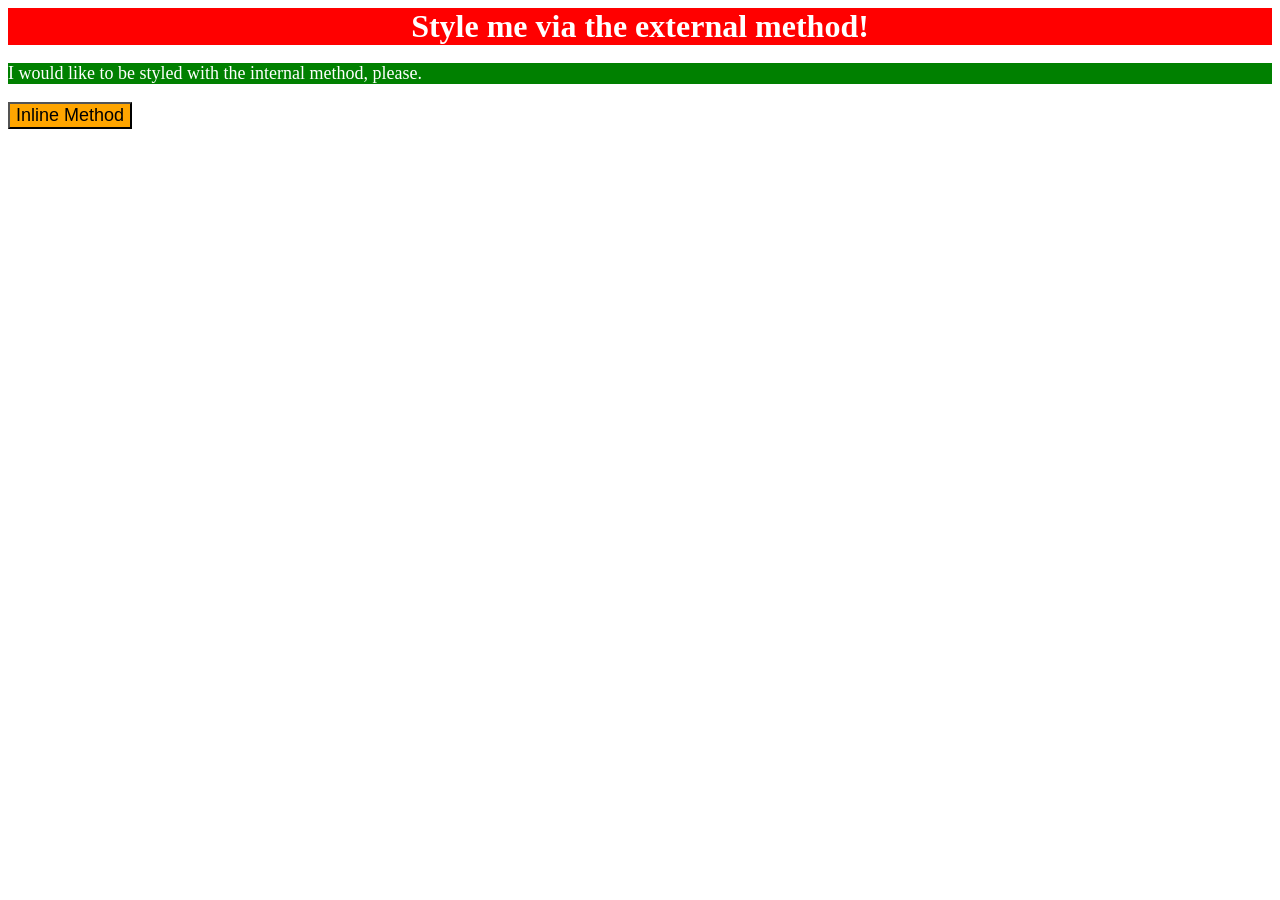
<file: 01-css-methods/index.html>
<!DOCTYPE html>
<html lang="en">
<head>
    <meta charset="UTF-8">
    <meta name="viewport" content="width=device-width, initial-scale=1.0">
    <title>Document</title>
    <link rel="stylesheet" href="style.css"
</head>
<body>
    <div>Style me via the external method!</div>
    <style>
        p {
            background-color: green;
            color: white;
            font-size: 18px;
        }
    </style>
    <p>I would like to be styled with the internal method, please.</p>
    <button style="background-color: orange; font-size: 18px;">Inline Method</button>
</body>
</html>
</file>
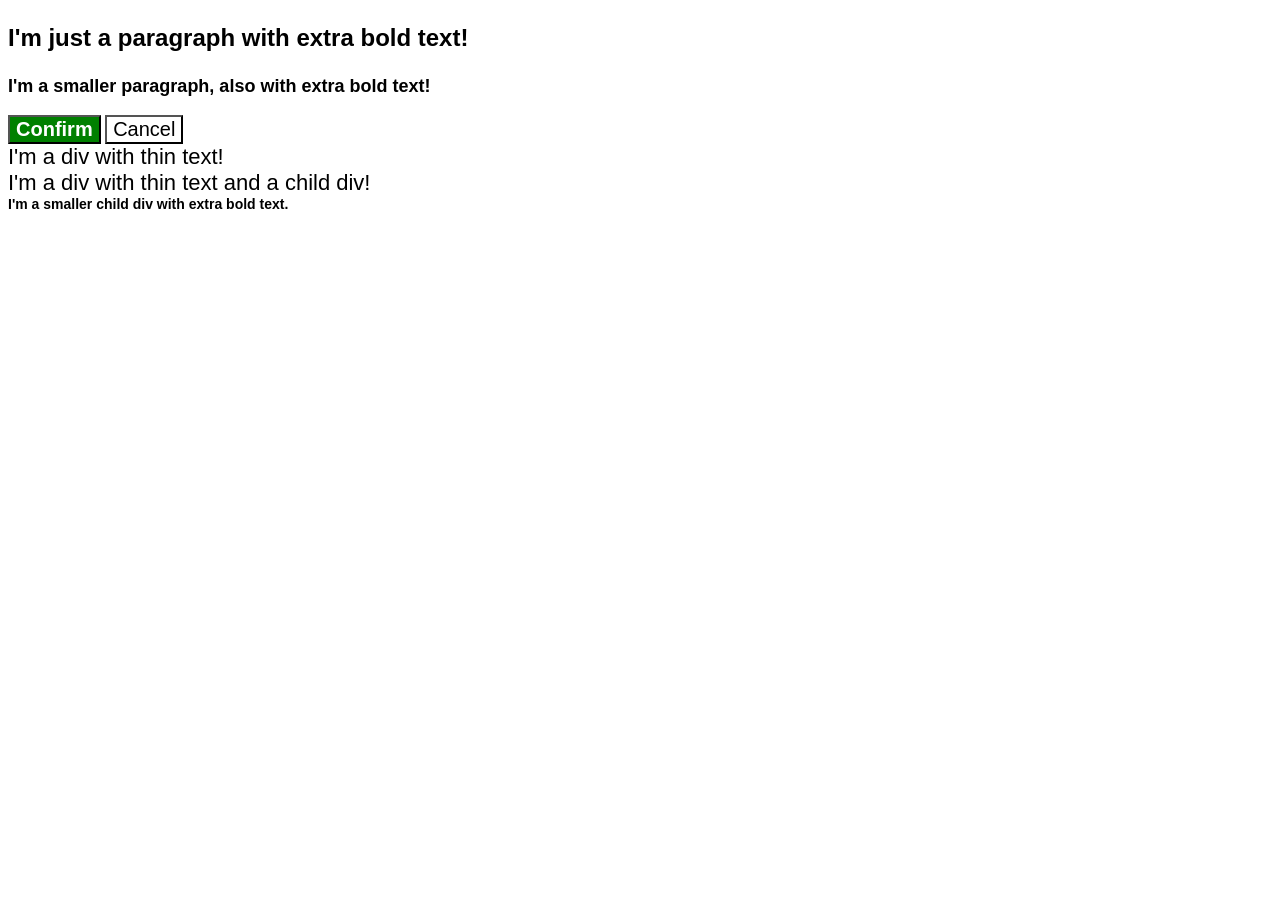
<file: css_practice/01-casecade-fix/index.html>
<!DOCTYPE html>
<html lang="en">
  <head>
    <meta charset="UTF-8">
    <meta http-equiv="X-UA-Compatible" content="IE=edge">
    <meta name="viewport" content="width=device-width, initial-scale=1.0">
    <title>Fix the Cascade</title>
    <link rel="stylesheet" href="style.css">
  </head>
  <body>
    <p class="para">I'm just a paragraph with extra bold text!</p>
    <p class="para small-para">I'm a smaller paragraph, also with extra bold text!</p>

    <button id="confirm-button" class="button confirm">Confirm</button>
    <button id="cancel-button" class="button cancel">Cancel</button>

    <div class="text">I'm a div with thin text!</div>
    <div class="text">I'm a div with thin text and a child div!
      <div class="text child">I'm a smaller child div with extra bold text.</div>
    </div>
  </body>
</html>
</file>
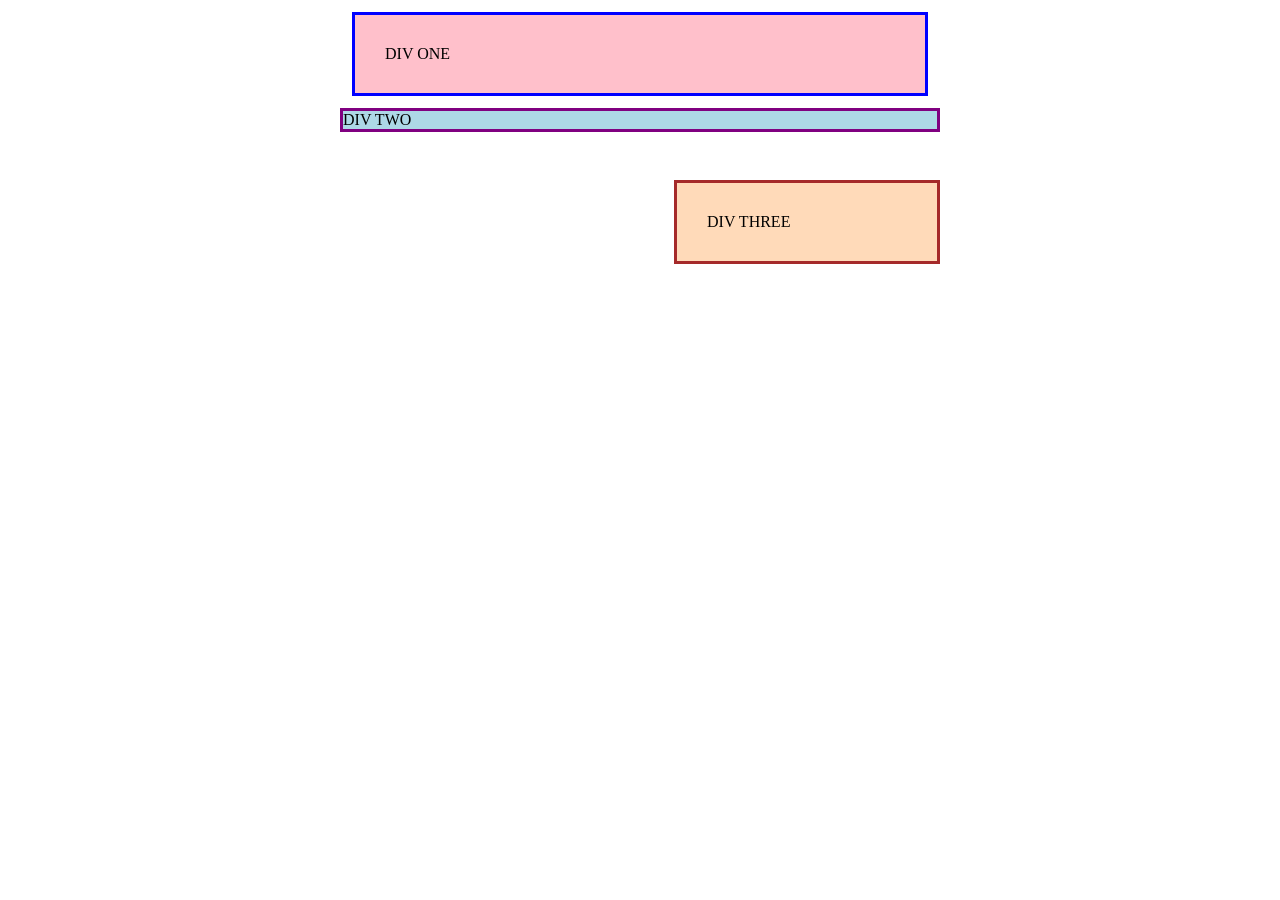
<file: css_practice/01-margin-and-padding-1/index.html>
<!DOCTYPE html>
<html lang="en">
  <head>
    <meta charset="UTF-8">
    <meta http-equiv="X-UA-Compatible" content="IE=edge">
    <meta name="viewport" content="width=device-width, initial-scale=1.0">
    <title>Margin and Padding exercise</title>
    <link rel="stylesheet" href="style.css">
  </head>
  <body>
    <div class="one">
      DIV ONE
    </div>
    <div class="two">
      DIV TWO
    </div>
    <div class="three">
      DIV THREE
    </div>
  </body>
</html>
</file>
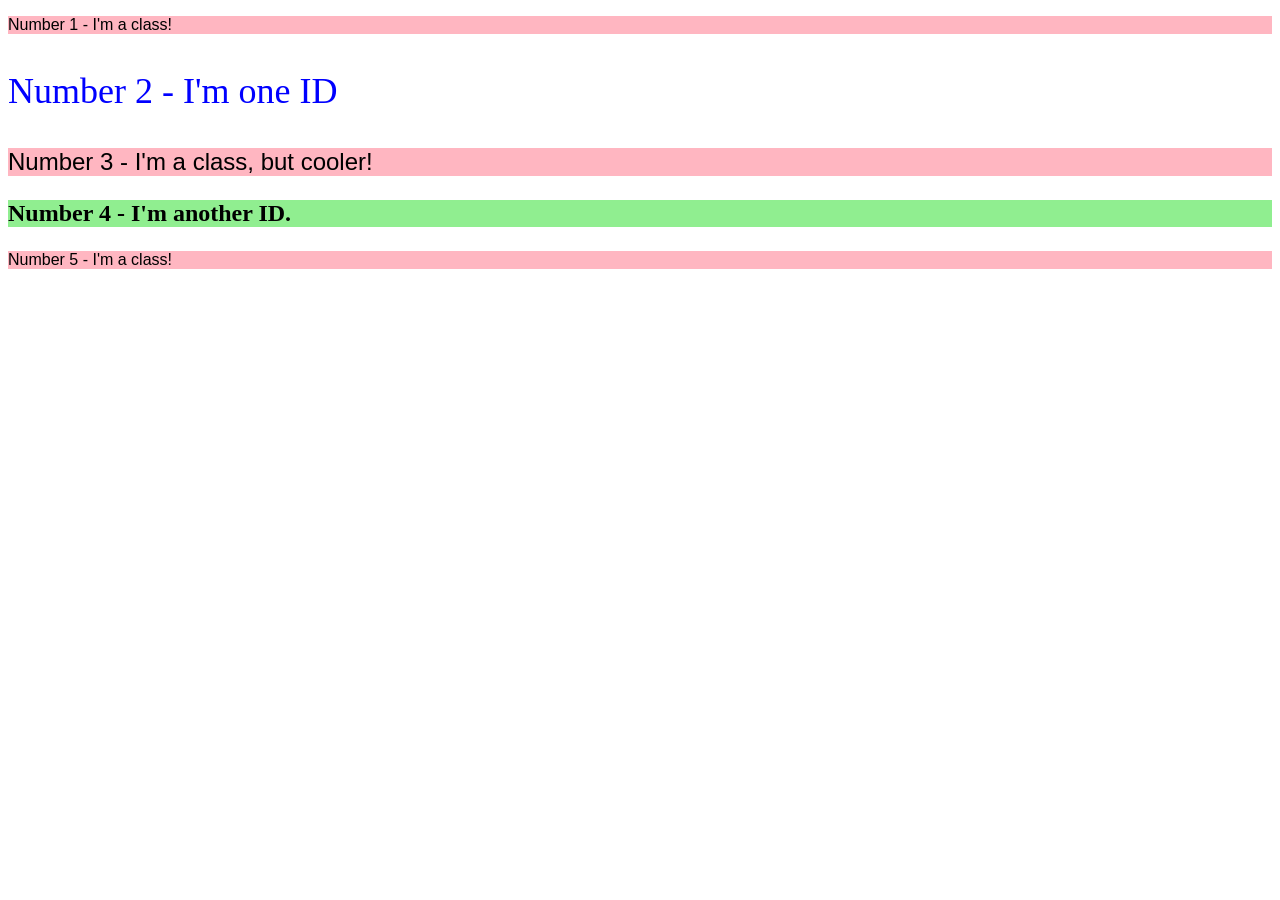
<file: css_practice/02-class-id-selectors/index.html>
<!DOCTYPE html>
<html lang="en">
<head>
    <meta charset="UTF-8">
    <meta name="viewport" content="width=device-width, initial-scale=1.0">
    <title>Document</title>
    <link rel="stylesheet" href="style.css">
</head>
<body>
    <p class="odd">Number 1 - I'm a class!</p>
    <p class="even" id="number2">Number 2 - I'm one ID</p>
    <p class="odd" id="cooler">Number 3 - I'm a class, but cooler!</p>
    <p class="even" id="number4">Number 4 - I'm another ID.</p>
    <p class="odd">Number 5 - I'm a class!</p>
</body>
</html>
</file>
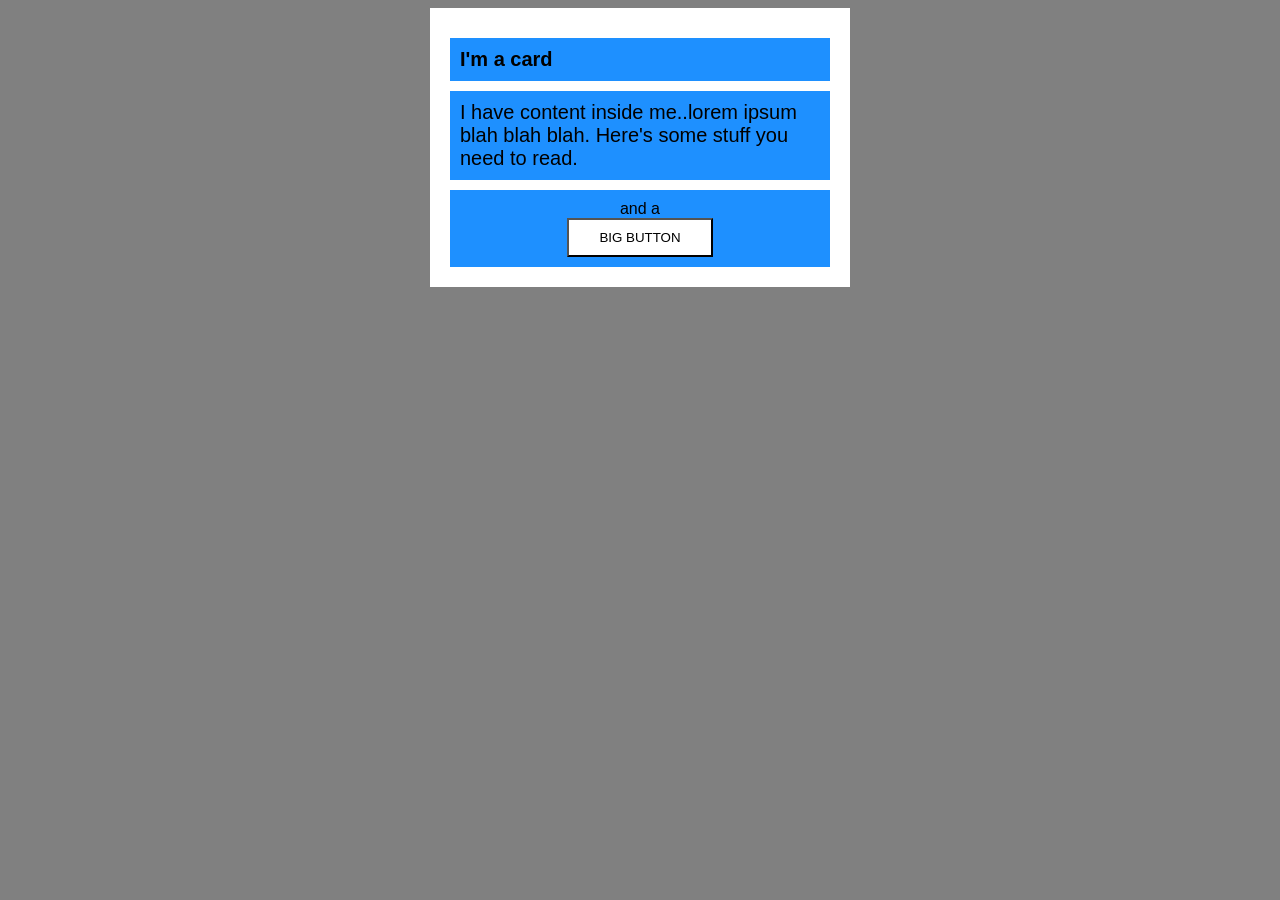
<file: css_practice/02-margin-and-padding-2/index.html>
<!DOCTYPE html>
<html lang="en">
  <head>
    <meta charset="UTF-8">
    <meta http-equiv="X-UA-Compatible" content="IE=edge">
    <meta name="viewport" content="width=device-width, initial-scale=1.0">
    <title>Margin and Padding exercise 2</title>
    <link rel="stylesheet" href="style.css">
  </head>
  <body>
    <div class="card">
      <h1 class="title">I'm a card</h1>
      <div class="content">I have content inside me..lorem ipsum blah blah blah. Here's some stuff you need to read.</div>
      <div class="button-container">and a <button>BIG BUTTON</button></div>
    </div>
  </body>
</html>
</file>
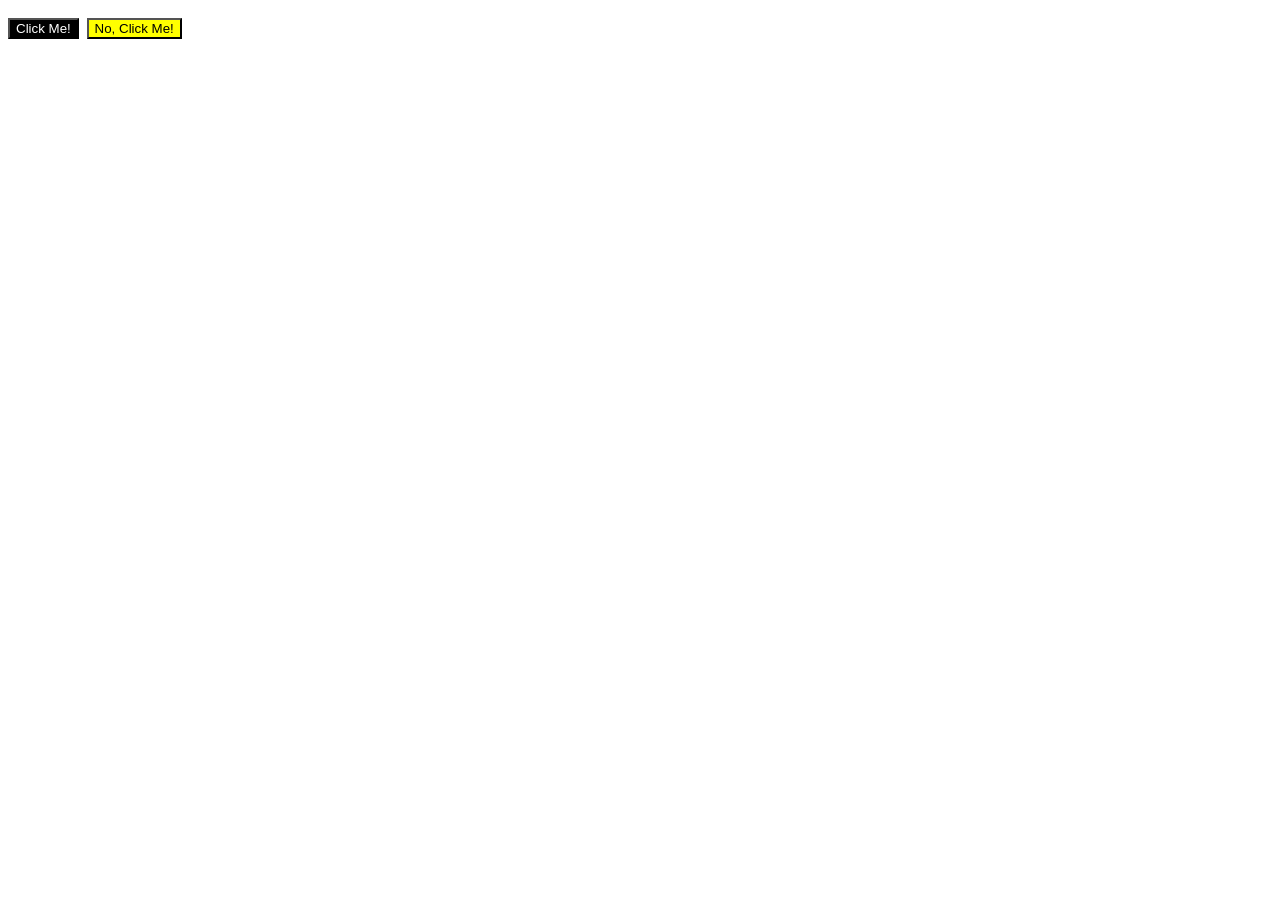
<file: css_practice/03-grouping-selectors/index.html>
<!DOCTYPE html>
<html lang="en">

<head>
    <meta charset="UTF-8">
    <meta name="viewport" content="width=device-width, initial-scale=1.0">
    <title>Document</title>
    <link rel="stylesheet" href="style.css">
</head>

<body>
    <div class="all_button">
        <button class="first_btn">Click Me!</button>
        <button class="second_btn">No, Click Me!</button>
    </div>
</body>

</html>
</file>
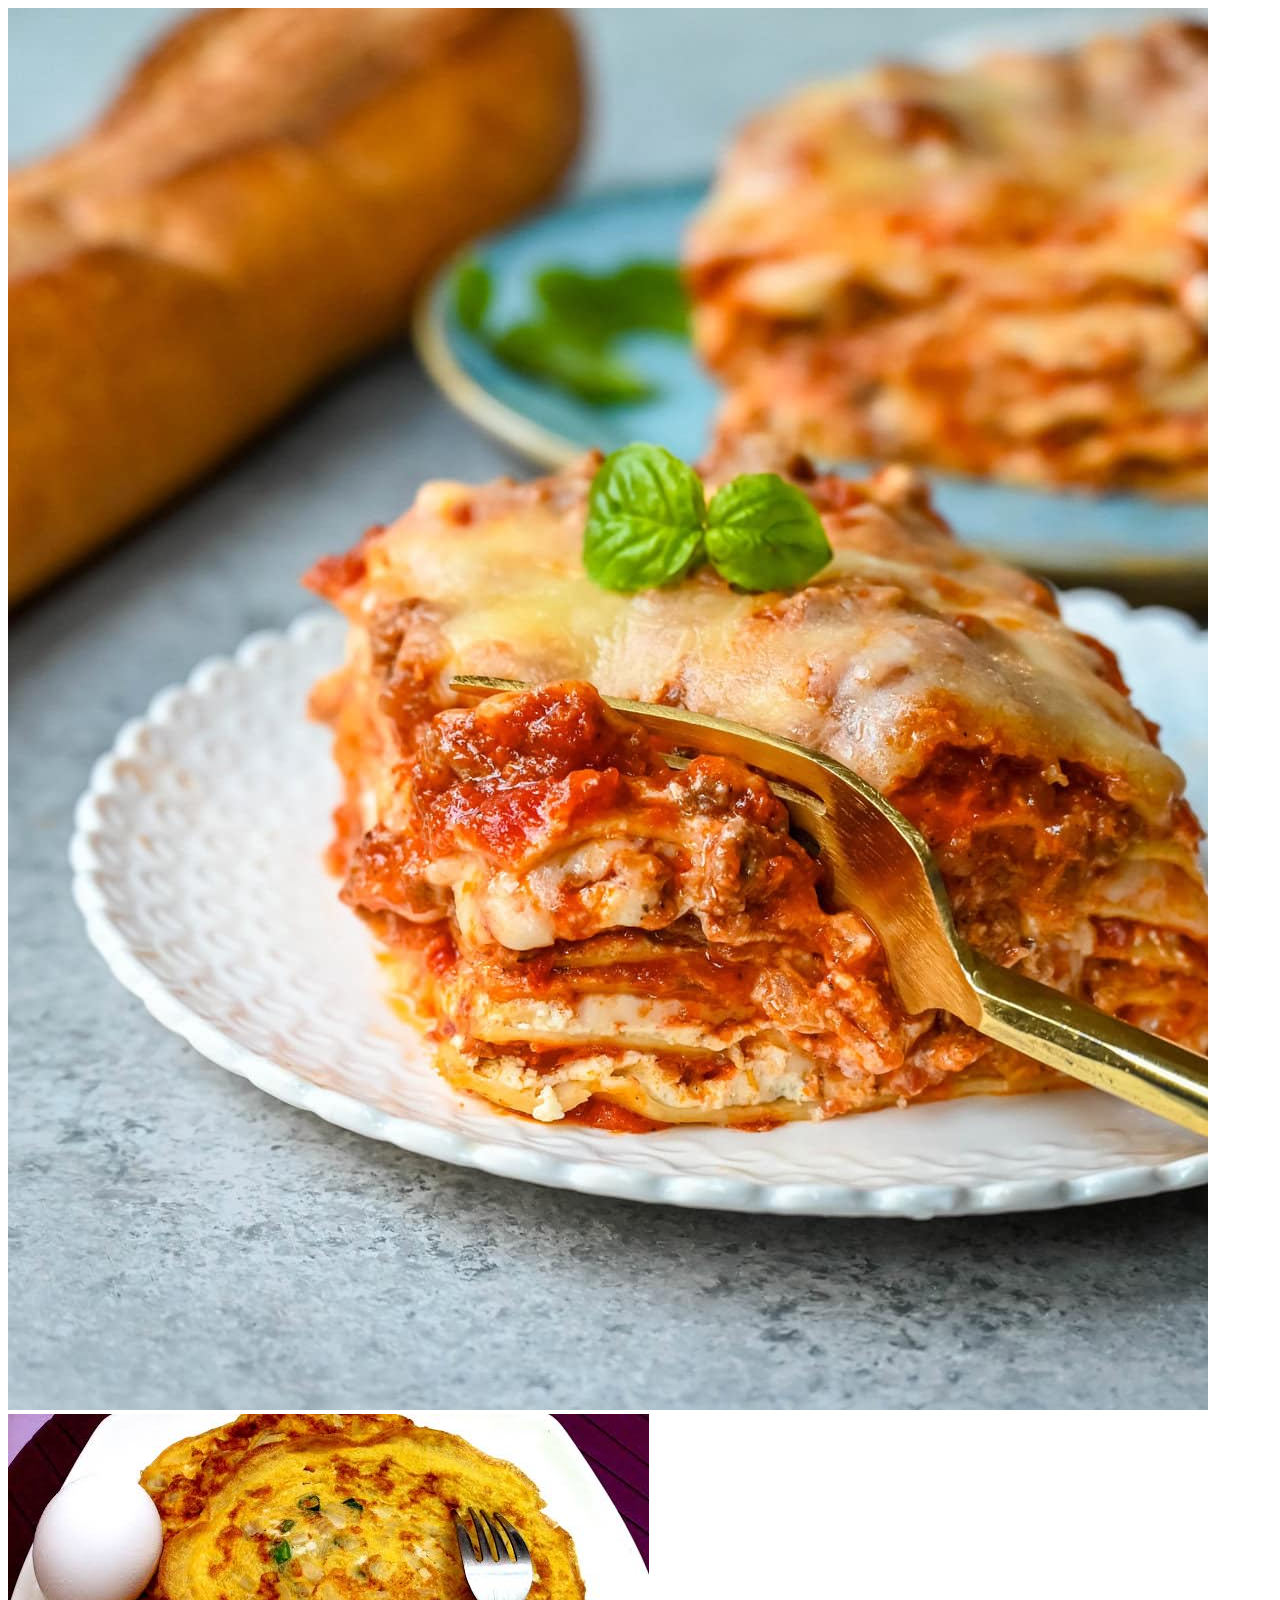
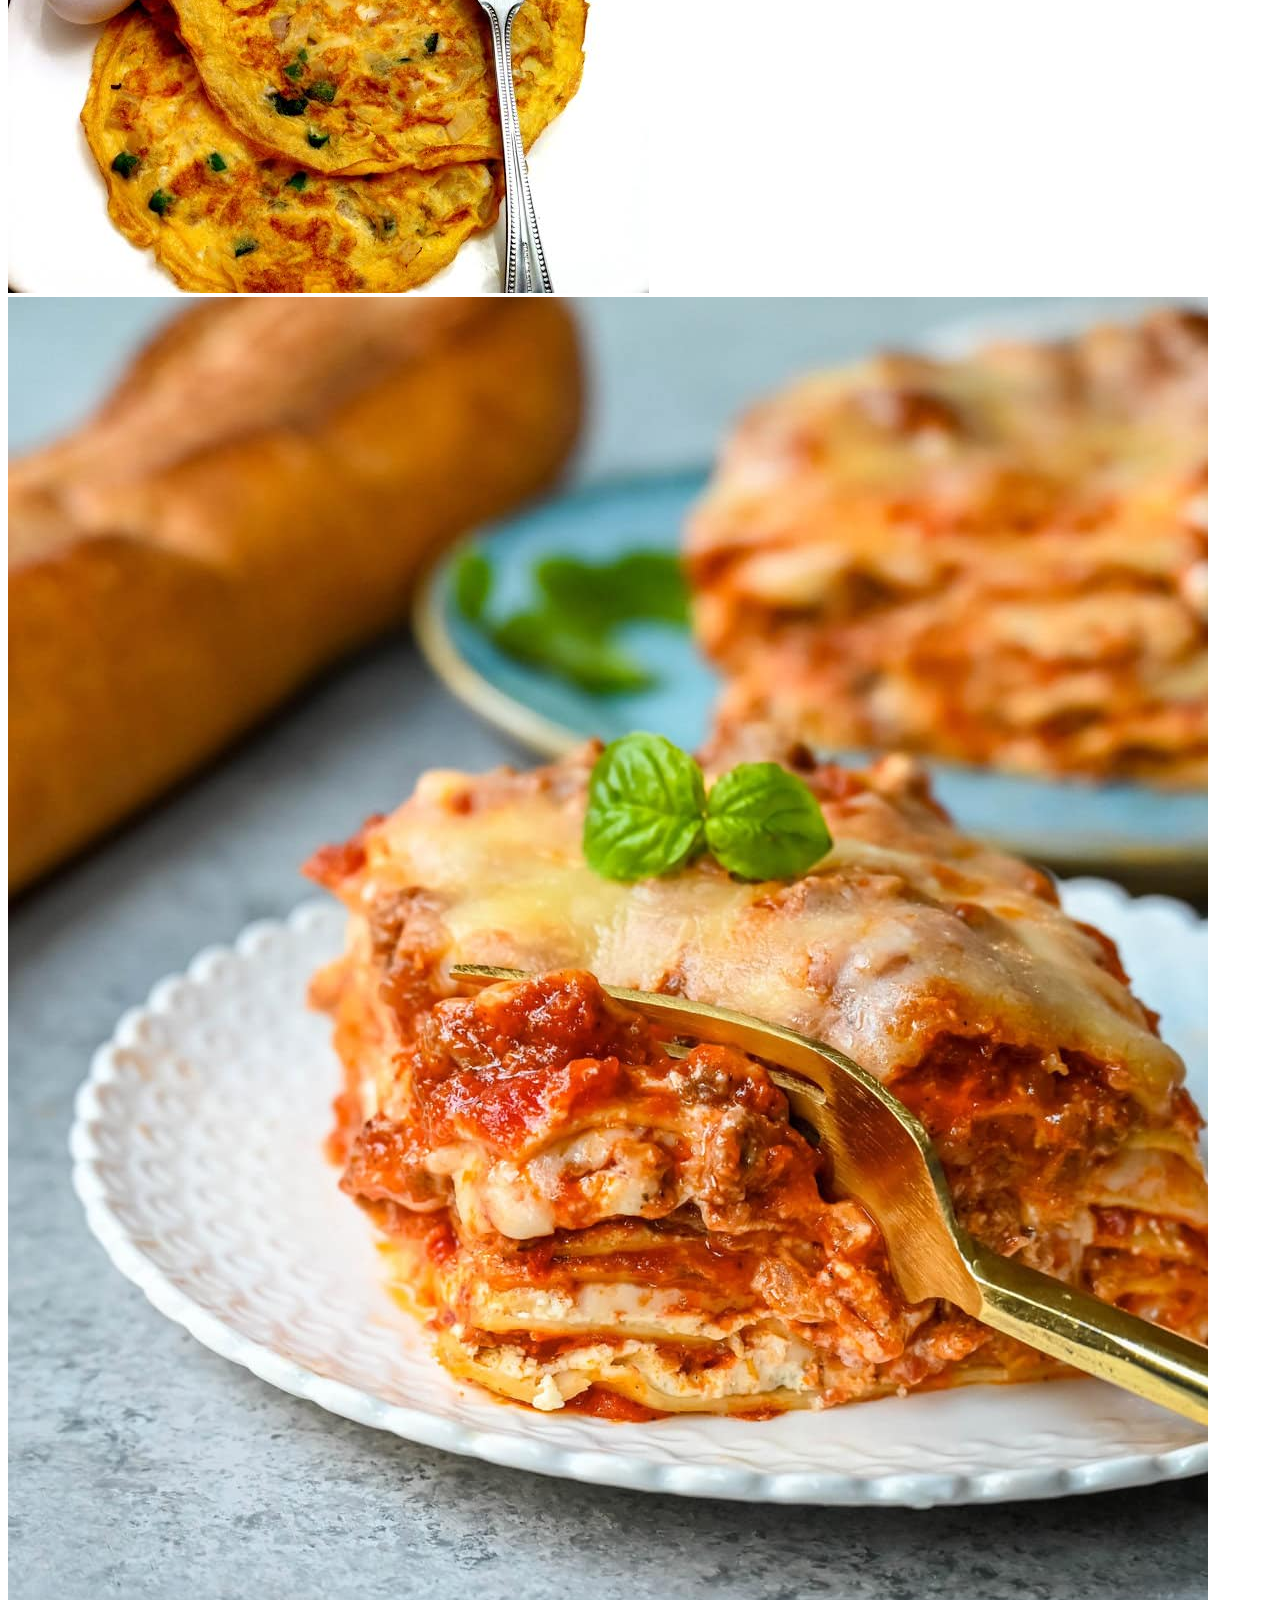
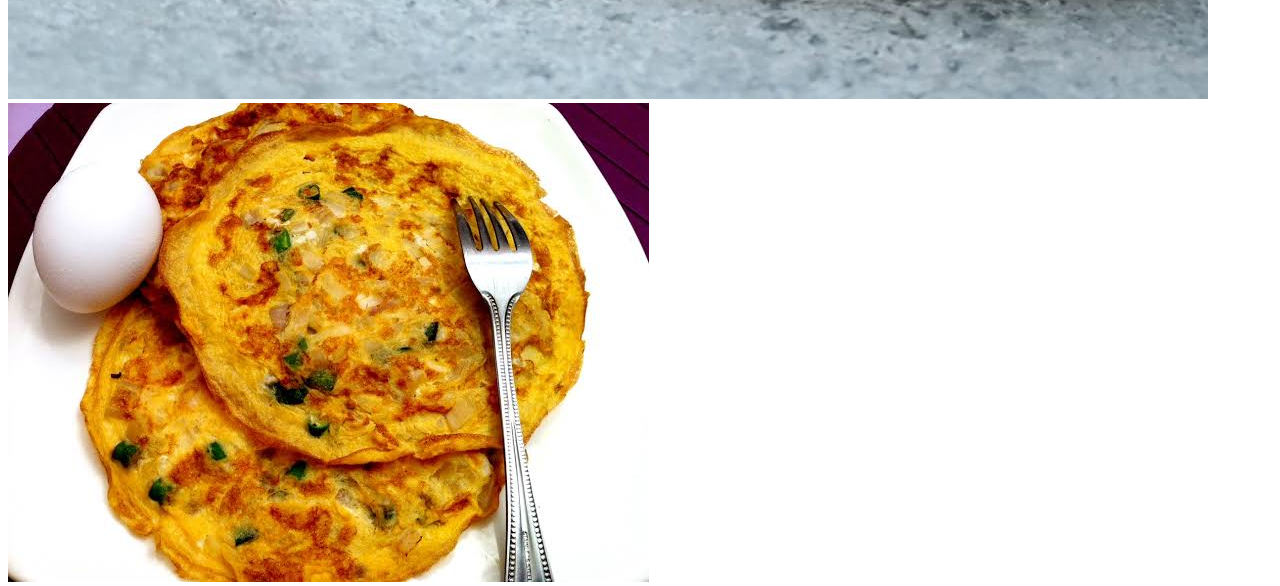
<file: css_practice/04-chaining-selectors/index.html>
<!DOCTYPE html>
<html lang="en">

<head>
    <meta charset="UTF-8">
    <meta name="viewport" content="width=device-width, initial-scale=1.0">
    <title>Document</title>
    <link rel="stylesheet" href="style.css">
</head>

<body>
    <div class="upper">
        <img src="img/lasagna.jpg" alt="">
        <img src="img/omlet.jpg" alt="">
    </div>
    <div class="lower">
        <img src="img/lasagna.jpg" alt="">
        <img src="img/omlet.jpg" alt="">
    </div>
</body>

</html>
</file>
<file: 01-css-methods/style.css>
div {
    background-color: red;
    color: white;
    font-size: 32px;
    font-weight: bold;
    text-align: center;
}
</file>
<file: css_practice/01-casecade-fix/style.css>
body {
    font-family: Arial, Helvetica, sans-serif;
}

.para,
.small-para {
    color: hsl(0, 0%, 0%);
}

p.para {
    font-size: 24px;
    font-weight: 900;
}

p.para.small-para {
    font-size: 18px;
    font-weight: 900
}


.button.confirm {
    background: green;
    color: white;
    font-weight: bold;
    border-color: black;
    outline-color: black;
}

.button {
    background-color: rgb(255, 255, 255);
    color: rgb(0, 0, 0);
    font-size: 20px;
}

div.text.child {
    color: rgb(0, 0, 0);
    font-weight: 800;
    font-size: 14px;
}

div.text {
    color: rgb(0, 0, 0);
    font-size: 22px;
    font-weight: 100;
}
</file>
<file: css_practice/01-margin-and-padding-1/style.css>
body {
  max-width: 600px;
  margin: 0 auto;
}

.one {
  background: pink;
  border: 3px solid blue;
  /* CHANGE ME */
  padding: 30px;
  margin: 12px;
}

.two {
  background: lightblue;
  border: 3px solid purple;
  /* CHANGE ME */
  margin-bottom: 48px;
}

.three {
  background: peachpuff;
  border: 3px solid brown;
  width: 200px;
  /* CHANGE ME */
  padding: 30px;
  margin-left: auto;
}
</file>
<file: css_practice/02-class-id-selectors/style.css>
.odd {
    background-color: lightpink;
    font-family: Verdana, sans-serif;
}

.even#number2{
    color: blue;
    font-size: 36px;
}

.odd#cooler{
 font-size: 24px;   
}

.even#number4{
    background-color: lightgreen;
    font-size: 24px;
    font-weight: bold;
}
</file>
<file: css_practice/02-margin-and-padding-2/style.css>
body {
  background: gray;
  font-family: sans-serif;
}

.card {
  width: 400px;
  background: white;
  padding: 10px;
  margin: auto;
}

.title,
.content,
.button-container {
  background: dodgerblue;
  margin: 10px;
}

button {
  background: white;
}


.title {
    padding: 10px;
    margin-top: 20px;
    font-size: 20px;
}

.content {
    padding: 10px;
    font-size: 20px;
}

div.button-container{
    padding: 10px;
    text-align: center;
}
div.button-container button {
    margin: auto;
    display: block;
    padding: 10px;
    padding-left: 30px;
    padding-right: 30px;
}
</file>
<file: css_practice/03-grouping-selectors/style.css>
.all_button {
    font-size: 28px;
    font-family: Helvetica,'Times New Roman', serif, sans-serif;
}

.first_btn{
    background-color: black;
    color: white;
}

.second_btn{
    background-color: yellow;
}
</file>
<file: css_practice/04-chaining-selectors/style.css>
div.upper {
    width: 300px;
    height: auto;
    align-items: center;
}


div.lower {
    width: 200px;
    height: 400px;
}
</file>
